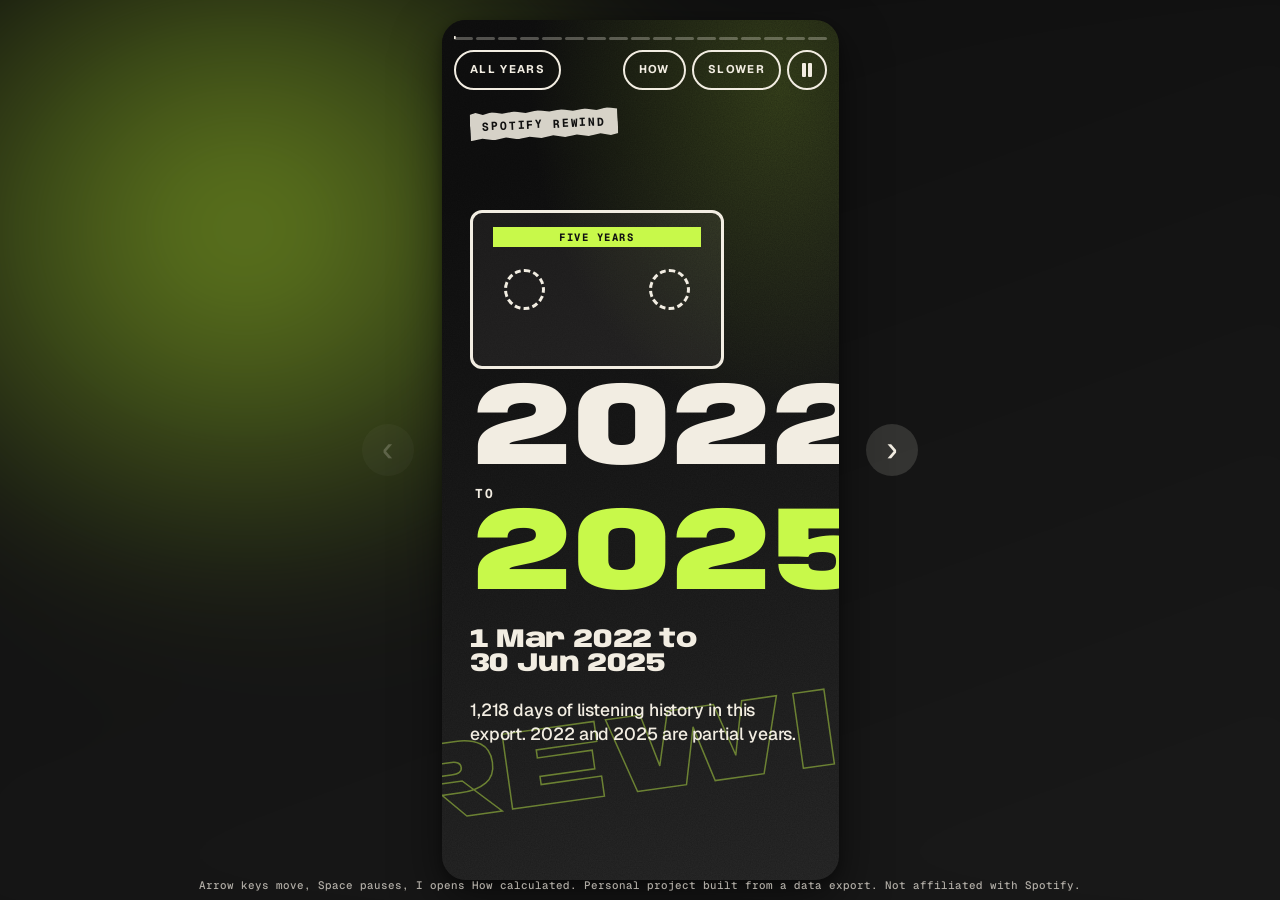
<file: index.html>
<!DOCTYPE html>
<html lang="en">
<head>
  <meta charset="UTF-8">
  <meta name="viewport" content="width=device-width, initial-scale=1, viewport-fit=cover">
  <title>Spotify Rewind</title>
  <meta name="description" content="A personal five-year music retrospective built from a Spotify extended streaming history export.">
  <link rel="preconnect" href="https://fonts.googleapis.com">
  <link href="https://fonts.googleapis.com/css2?family=Anybody:wdth,wght@50..150,400..900&family=Instrument+Serif:ital@0;1&family=Geist:wght@400;500;600;700;800&family=Geist+Mono:wght@400;500;600&display=swap" rel="stylesheet">
  <link rel="stylesheet" href="styles.css">
</head>
<body>
  <a class="skip-link" href="#controls">Skip to story controls</a>
  <div class="backdrop" aria-hidden="true"></div>
  <div class="shell">
    <button type="button" id="btn-prev" class="side-nav prev" aria-label="Previous scene"><span aria-hidden="true">&#8249;</span></button>

    <div class="card">
      <header class="topbar">
        <ol id="progress" class="progress" aria-label="Scenes"></ol>
        <div id="controls" class="controls" role="toolbar" aria-label="Story controls">
          <button type="button" id="btn-chapter" class="pill" aria-haspopup="dialog">
            <span class="visually-hidden">Choose chapter. Current: </span><span id="chapter-name">All years</span>
          </button>
          <span class="spacer"></span>
          <button type="button" id="btn-method" class="pill" aria-haspopup="dialog" aria-label="How calculated">How<span class="wide"> calculated</span></button>
          <button type="button" id="btn-pace" class="pill" aria-pressed="false" aria-label="Slower pace">Slower</button>
          <button type="button" id="btn-pause" class="pill round" aria-pressed="false" aria-label="Pause story"><span class="ico" aria-hidden="true"></span><span class="visually-hidden lbl">Pause</span></button>
        </div>
        <p id="status" class="status" aria-live="polite"></p>
      </header>

      <main id="stage" class="stage" aria-live="off"></main>
    </div>

    <button type="button" id="btn-next" class="side-nav next" aria-label="Next scene"><span aria-hidden="true">&#8250;</span></button>
  </div>

  <p class="hint">Arrow keys move, Space pauses, I opens How calculated. Personal project built from a data export. Not affiliated with Spotify.</p>
  <p id="live" class="visually-hidden" aria-live="polite" aria-atomic="true"></p>

  <dialog id="method" aria-labelledby="method-title">
    <div class="dlg">
      <p class="dlg-kicker">How calculated</p>
      <h2 id="method-title" tabindex="-1" autofocus></h2>
      <p id="method-period" class="dlg-period"></p>
      <p id="method-text"></p>
      <figure id="method-chart" class="chart-card" hidden></figure>
      <table class="evidence">
        <caption class="visually-hidden">Evidence for this scene</caption>
        <thead><tr><th scope="col">Item</th><th scope="col">Value</th><th scope="col">Source</th></tr></thead>
        <tbody id="method-evidence"></tbody>
      </table>
      <p class="dlg-foot">The story is paused while this is open. Close it to continue from the same point.
        Full method: <code>outputs/methodology.md</code>.</p>
      <button type="button" id="method-close" class="pill solid">Close and continue</button>
    </div>
  </dialog>

  <dialog id="chart" aria-labelledby="chart-title">
    <div class="dlg">
      <p class="dlg-kicker">The chart</p>
      <h2 id="chart-title" tabindex="-1" autofocus></h2>
      <figure id="chart-figure" class="chart-card"></figure>
      <p class="dlg-foot">Drawn with the diagram-design skill and checked by its validators. The story is paused while this is open.</p>
      <button type="button" id="chart-close" class="pill solid">Close and continue</button>
    </div>
  </dialog>

  <dialog id="picker" aria-labelledby="picker-title">
    <div class="dlg">
      <h2 id="picker-title" tabindex="-1" autofocus>Choose a chapter</h2>
      <ul id="picker-list" class="picker-list"></ul>
      <button type="button" id="picker-close" class="pill">Cancel</button>
    </div>
  </dialog>

  <script type="module" src="js/app.js"></script>
</body>
</html>
</file>
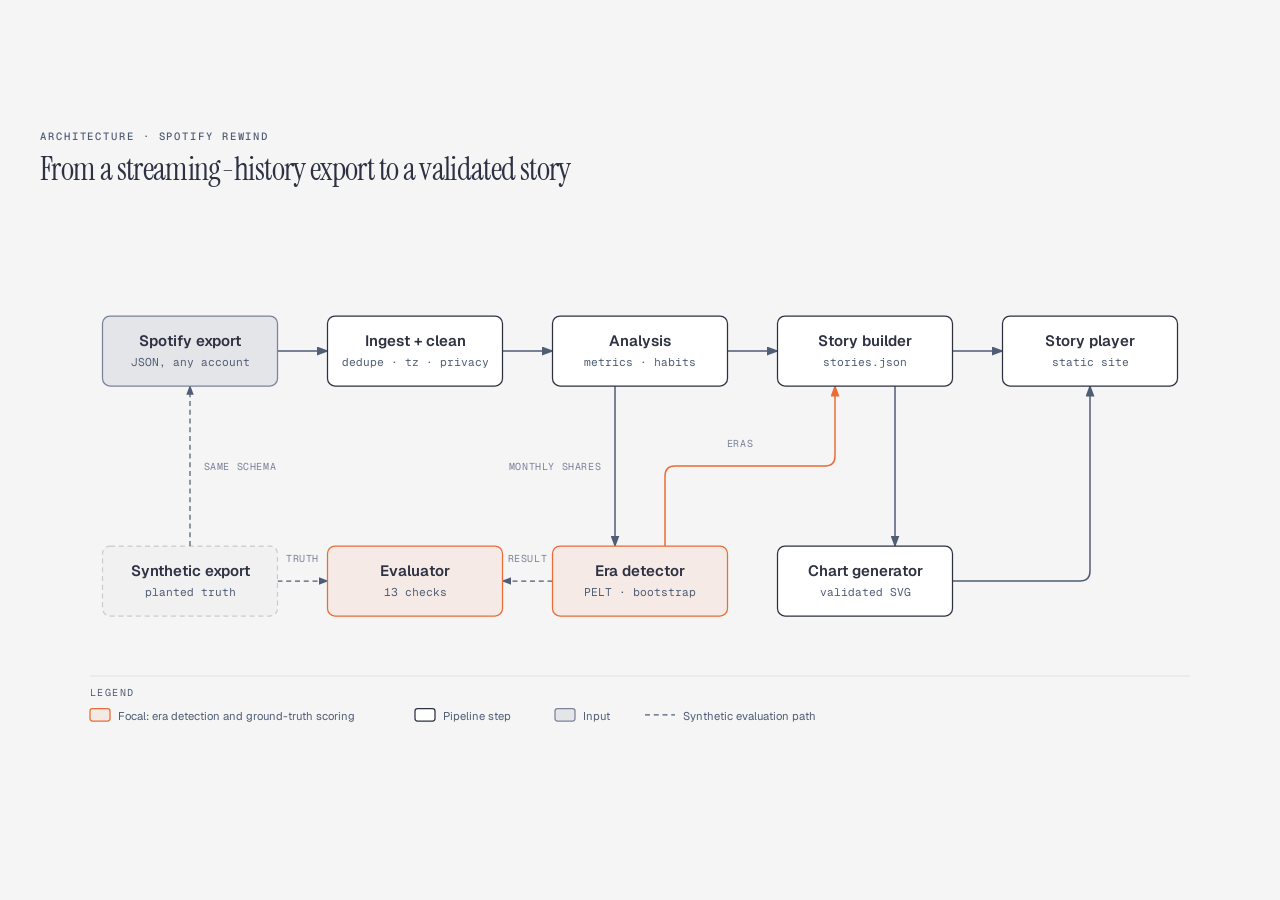
<file: docs/architecture.html>
<!DOCTYPE html>
<html lang="en">
<head>
  <meta charset="UTF-8">
  <meta name="viewport" content="width=device-width, initial-scale=1.0">
  <title>Spotify Rewind architecture</title>
  <link href="https://fonts.googleapis.com/css2?family=Instrument+Serif:ital@0;1&family=Geist:wght@400;500;600&family=Geist+Mono:wght@400;500;600&display=swap" rel="stylesheet">
  <style>
    *, *::before, *::after { box-sizing: border-box; margin: 0; padding: 0; }
    :root {
      --color-paper:   #f5f5f5;
      --color-ink:     #2d3142;
      --color-muted:   #4f5d75;
      --color-accent:  #eb6c36;
      --font-sans:     'Geist', system-ui, sans-serif;
      --font-serif:    'Instrument Serif', serif;
      --font-mono:     'Geist Mono', ui-monospace, monospace;
    }
    body { font-family: var(--font-sans); background: var(--color-paper); color: var(--color-ink); min-height: 100vh;
      display: flex; align-items: center; justify-content: center; padding: 3rem 2rem; }
    .frame { max-width: 1200px; width: 100%; }
    .eyebrow { font-family: var(--font-mono); font-size: 0.66rem; font-weight: 500; letter-spacing: 0.18em;
      text-transform: uppercase; color: var(--color-muted); margin-bottom: 0.5rem; }
    h1 { font-family: var(--font-serif); font-size: clamp(1.5rem, 2.4vw + 0.75rem, 2rem); font-weight: 400;
      letter-spacing: -0.02em; line-height: 1.15; color: var(--color-ink); margin-bottom: 1.5rem; }
    svg { width: 100%; min-width: 900px; display: block; }
  </style>
</head>
<body>
  <div class="frame">
    <p class="eyebrow">Architecture · Spotify Rewind</p>
    <h1>From a streaming-history export to a validated story</h1>
    <svg viewBox="0 0 960 448" xmlns="http://www.w3.org/2000/svg" role="img" aria-labelledby="architecture-title architecture-desc">
      <title id="architecture-title">Spotify Rewind architecture</title>
      <desc id="architecture-desc">Architecture diagram: a Spotify export (or a synthetic export with planted ground truth) is cleaned, analysed and segmented into eras by PELT, turned into stories and validated charts for a static story player, while an evaluator scores synthetic runs against the planted truth.</desc>
      <defs>
        <marker id="arrow" markerWidth="8" markerHeight="6" refX="7" refY="3" orient="auto"><polygon points="0 0, 8 3, 0 6" fill="#4f5d75"/></marker>
        <marker id="arrow-accent" markerWidth="8" markerHeight="6" refX="7" refY="3" orient="auto"><polygon points="0 0, 8 3, 0 6" fill="#eb6c36"/></marker>
        <marker id="arrow-link" markerWidth="8" markerHeight="6" refX="7" refY="3" orient="auto"><polygon points="0 0, 8 3, 0 6" fill="#2e5aa8"/></marker>
      </defs>

      <rect width="100%" height="100%" fill="#f5f5f5"/>

      <!-- ===== Connectors (drawn before nodes) ===== -->
      <!-- Main flow, row 1 at y=112 -->
      <line x1="190" y1="112" x2="230" y2="112" stroke="#4f5d75" stroke-width="1.2" marker-end="url(#arrow)"/>
      <line x1="370" y1="112" x2="410" y2="112" stroke="#4f5d75" stroke-width="1.2" marker-end="url(#arrow)"/>
      <line x1="550" y1="112" x2="590" y2="112" stroke="#4f5d75" stroke-width="1.2" marker-end="url(#arrow)"/>
      <line x1="730" y1="112" x2="770" y2="112" stroke="#4f5d75" stroke-width="1.2" marker-end="url(#arrow)"/>

      <!-- Synthetic export feeds the same input slot (dashed: alternative path) -->
      <line x1="120" y1="268" x2="120" y2="140" stroke="#4f5d75" stroke-width="1" stroke-dasharray="4,3" marker-end="url(#arrow)"/>
      <rect x="130" y="198" width="60" height="12" rx="2" fill="#f5f5f5"/>
      <text x="160" y="207" fill="#7a8399" font-size="8" font-family="'Geist Mono', monospace" text-anchor="middle" letter-spacing="0.06em">SAME SCHEMA</text>

      <!-- Analysis -> era detector (down, attach x=460) -->
      <line x1="460" y1="140" x2="460" y2="268" stroke="#4f5d75" stroke-width="1.2" marker-end="url(#arrow)"/>
      <rect x="374" y="198" width="76" height="12" rx="2" fill="#f5f5f5"/>
      <text x="412" y="207" fill="#7a8399" font-size="8" font-family="'Geist Mono', monospace" text-anchor="middle" letter-spacing="0.06em">MONTHLY SHARES</text>

      <!-- Era detector -> story builder (exit top x=500, enter bottom x=636) -->
      <path d="M500,268 V212 Q500,204 508,204 H628 Q636,204 636,196 V140" fill="none" stroke="#eb6c36" stroke-width="1.2" marker-end="url(#arrow-accent)"/>
      <rect x="544" y="180" width="32" height="12" rx="2" fill="#f5f5f5"/>
      <text x="560" y="189" fill="#7a8399" font-size="8" font-family="'Geist Mono', monospace" text-anchor="middle" letter-spacing="0.06em">ERAS</text>

      <!-- Story builder -> chart generator (down, attach x=684) -->
      <line x1="684" y1="140" x2="684" y2="268" stroke="#4f5d75" stroke-width="1.2" marker-end="url(#arrow)"/>

      <!-- Chart generator -> story player (enter bottom x=840) -->
      <path d="M730,296 H832 Q840,296 840,288 V140" fill="none" stroke="#4f5d75" stroke-width="1.2" marker-end="url(#arrow)"/>

      <!-- Truth and results into the evaluator -->
      <line x1="190" y1="296" x2="230" y2="296" stroke="#4f5d75" stroke-width="1" stroke-dasharray="4,3" marker-end="url(#arrow)"/>
      <rect x="194" y="272" width="32" height="12" rx="2" fill="#f5f5f5"/>
      <text x="210" y="281" fill="#7a8399" font-size="8" font-family="'Geist Mono', monospace" text-anchor="middle" letter-spacing="0.06em">TRUTH</text>
      <line x1="410" y1="296" x2="370" y2="296" stroke="#4f5d75" stroke-width="1" stroke-dasharray="4,3" marker-end="url(#arrow)"/>
      <rect x="372" y="272" width="36" height="12" rx="2" fill="#f5f5f5"/>
      <text x="390" y="281" fill="#7a8399" font-size="8" font-family="'Geist Mono', monospace" text-anchor="middle" letter-spacing="0.06em">RESULT</text>

      <!-- ===== Nodes ===== -->
      <!-- Row 1 -->
      <rect x="50" y="84" width="140" height="56" rx="6" fill="#f5f5f5"/>
      <rect x="50" y="84" width="140" height="56" rx="6" fill="rgba(79,93,117,0.10)" stroke="#7a8399" stroke-width="1"/>
      <text x="120" y="108" fill="#2d3142" font-size="12" font-weight="600" font-family="'Geist', sans-serif" text-anchor="middle">Spotify export</text>
      <text x="120" y="124" fill="#4f5d75" font-size="9" font-family="'Geist Mono', monospace" text-anchor="middle">JSON, any account</text>

      <rect x="230" y="84" width="140" height="56" rx="6" fill="#f5f5f5"/>
      <rect x="230" y="84" width="140" height="56" rx="6" fill="#ffffff" stroke="#2d3142" stroke-width="1"/>
      <text x="300" y="108" fill="#2d3142" font-size="12" font-weight="600" font-family="'Geist', sans-serif" text-anchor="middle">Ingest + clean</text>
      <text x="300" y="124" fill="#4f5d75" font-size="9" font-family="'Geist Mono', monospace" text-anchor="middle">dedupe · tz · privacy</text>

      <rect x="410" y="84" width="140" height="56" rx="6" fill="#f5f5f5"/>
      <rect x="410" y="84" width="140" height="56" rx="6" fill="#ffffff" stroke="#2d3142" stroke-width="1"/>
      <text x="480" y="108" fill="#2d3142" font-size="12" font-weight="600" font-family="'Geist', sans-serif" text-anchor="middle">Analysis</text>
      <text x="480" y="124" fill="#4f5d75" font-size="9" font-family="'Geist Mono', monospace" text-anchor="middle">metrics · habits</text>

      <rect x="590" y="84" width="140" height="56" rx="6" fill="#f5f5f5"/>
      <rect x="590" y="84" width="140" height="56" rx="6" fill="#ffffff" stroke="#2d3142" stroke-width="1"/>
      <text x="660" y="108" fill="#2d3142" font-size="12" font-weight="600" font-family="'Geist', sans-serif" text-anchor="middle">Story builder</text>
      <text x="660" y="124" fill="#4f5d75" font-size="9" font-family="'Geist Mono', monospace" text-anchor="middle">stories.json</text>

      <rect x="770" y="84" width="140" height="56" rx="6" fill="#f5f5f5"/>
      <rect x="770" y="84" width="140" height="56" rx="6" fill="#ffffff" stroke="#2d3142" stroke-width="1"/>
      <text x="840" y="108" fill="#2d3142" font-size="12" font-weight="600" font-family="'Geist', sans-serif" text-anchor="middle">Story player</text>
      <text x="840" y="124" fill="#4f5d75" font-size="9" font-family="'Geist Mono', monospace" text-anchor="middle">static site</text>

      <!-- Row 2 -->
      <rect x="50" y="268" width="140" height="56" rx="6" fill="#f5f5f5"/>
      <rect x="50" y="268" width="140" height="56" rx="6" fill="rgba(45,49,66,0.02)" stroke="rgba(45,49,66,0.20)" stroke-width="1" stroke-dasharray="4,3"/>
      <text x="120" y="292" fill="#2d3142" font-size="12" font-weight="600" font-family="'Geist', sans-serif" text-anchor="middle">Synthetic export</text>
      <text x="120" y="308" fill="#4f5d75" font-size="9" font-family="'Geist Mono', monospace" text-anchor="middle">planted truth</text>

      <rect x="230" y="268" width="140" height="56" rx="6" fill="#f5f5f5"/>
      <rect x="230" y="268" width="140" height="56" rx="6" fill="rgba(235,108,54,0.08)" stroke="#eb6c36" stroke-width="1"/>
      <text x="300" y="292" fill="#2d3142" font-size="12" font-weight="600" font-family="'Geist', sans-serif" text-anchor="middle">Evaluator</text>
      <text x="300" y="308" fill="#4f5d75" font-size="9" font-family="'Geist Mono', monospace" text-anchor="middle">13 checks</text>

      <rect x="410" y="268" width="140" height="56" rx="6" fill="#f5f5f5"/>
      <rect x="410" y="268" width="140" height="56" rx="6" fill="rgba(235,108,54,0.08)" stroke="#eb6c36" stroke-width="1"/>
      <text x="480" y="292" fill="#2d3142" font-size="12" font-weight="600" font-family="'Geist', sans-serif" text-anchor="middle">Era detector</text>
      <text x="480" y="308" fill="#4f5d75" font-size="9" font-family="'Geist Mono', monospace" text-anchor="middle">PELT · bootstrap</text>

      <rect x="590" y="268" width="140" height="56" rx="6" fill="#f5f5f5"/>
      <rect x="590" y="268" width="140" height="56" rx="6" fill="#ffffff" stroke="#2d3142" stroke-width="1"/>
      <text x="660" y="292" fill="#2d3142" font-size="12" font-weight="600" font-family="'Geist', sans-serif" text-anchor="middle">Chart generator</text>
      <text x="660" y="308" fill="#4f5d75" font-size="9" font-family="'Geist Mono', monospace" text-anchor="middle">validated SVG</text>

      <!-- ===== Legend ===== -->
      <line x1="40" y1="372" x2="920" y2="372" stroke="rgba(45,49,66,0.10)" stroke-width="0.8"/>
      <text x="40" y="388" fill="#4f5d75" font-size="8" font-family="'Geist Mono', monospace" letter-spacing="0.14em">LEGEND</text>
      <rect x="40" y="398" width="16" height="10" rx="2" fill="rgba(235,108,54,0.08)" stroke="#eb6c36" stroke-width="1"/>
      <text x="62" y="407" fill="#4f5d75" font-size="9" font-family="'Geist', sans-serif">Focal: era detection and ground-truth scoring</text>
      <rect x="300" y="398" width="16" height="10" rx="2" fill="#ffffff" stroke="#2d3142" stroke-width="1"/>
      <text x="322" y="407" fill="#4f5d75" font-size="9" font-family="'Geist', sans-serif">Pipeline step</text>
      <rect x="412" y="398" width="16" height="10" rx="2" fill="rgba(79,93,117,0.10)" stroke="#7a8399" stroke-width="1"/>
      <text x="434" y="407" fill="#4f5d75" font-size="9" font-family="'Geist', sans-serif">Input</text>
      <line x1="484" y1="403" x2="508" y2="403" stroke="#4f5d75" stroke-width="1" stroke-dasharray="4,3"/>
      <text x="514" y="407" fill="#4f5d75" font-size="9" font-family="'Geist', sans-serif">Synthetic evaluation path</text>
    </svg>
  </div>
</body>
</html>
</file>
<file: styles.css>
/* Spotify Rewind: story player in a Wrapped 2025 "mixtape" direction.
   - A 9:16 story card (full screen on phones, centred on desktop) with
     container-query sizing, so type scales with the card, not the window.
   - Reduced palette of bold two-tone gradients under a film-grain texture.
   - Oversized variable-width type (Anybody) as the main graphic: heroes
     transform on entry, outlined ribbons loop behind the content.
   - Analog details: tape labels, a cassette, tracklists, a J-card summary.
   Charts are the diagram-design skill's own dark cards and are never restyled. */

:root {
  --bg: #111111;
  --fg: #f2ede2;
  --bg2: #2b2b2b;
  --accent: #c8f94a;
  --ink: #111111;
  --paper: #f2ede2;
  --card-chart: #2d3142;
  --display: "Anybody", "Geist", system-ui, sans-serif;
  --sans: "Geist", system-ui, -apple-system, "Segoe UI", sans-serif;
  --mono: "Geist Mono", ui-monospace, "SF Mono", Menlo, monospace;
  --serif: "Instrument Serif", Georgia, serif;
  --ease: cubic-bezier(.2, .8, .2, 1);
  --pop: cubic-bezier(.34, 1.4, .64, 1);
  color-scheme: dark;
}

/* Palettes: --bg and --fg first (tests/test_frontend_static.py reads them).
   Text meets 4.5:1 on both gradient ends; accent display type meets 3:1. */
:root[data-palette="0"], .palette-0 { --bg: #111111; --fg: #f2ede2; --bg2: #2b2b2b; --accent: #c8f94a; }
:root[data-palette="1"], .palette-1 { --bg: #f2ede2; --fg: #111111; --bg2: #e8d5bf; --accent: #c2361b; }
:root[data-palette="2"], .palette-2 { --bg: #4a1fe0; --fg: #ffffff; --bg2: #7a2cf0; --accent: #c8f94a; }
:root[data-palette="3"], .palette-3 { --bg: #ff5b3a; --fg: #111111; --bg2: #ff9a4a; --accent: #2a0b6e; }
:root[data-palette="4"], .palette-4 { --bg: #c8f94a; --fg: #111111; --bg2: #86e3a6; --accent: #3a17c0; }
:root[data-palette="5"], .palette-5 { --bg: #1a2cff; --fg: #ffffff; --bg2: #0a1170; --accent: #c8f94a; }
:root[data-palette="6"], .palette-6 { --bg: #f2ede2; --fg: #111111; --bg2: #d9cdf7; --accent: #4a1fe0; }

*, *::before, *::after { box-sizing: border-box; }
/* The hidden attribute must always win over component display rules (the quiz
   reveal is display: grid and would otherwise show the answer early). */
[hidden] { display: none !important; }
html, body { margin: 0; height: 100%; }
body {
  font-family: var(--sans);
  background: #0b0b0b;
  color: #f2ede2;
  overflow: hidden;
  -webkit-font-smoothing: antialiased;
}

.visually-hidden {
  position: absolute !important; width: 1px; height: 1px; padding: 0; margin: -1px;
  overflow: hidden; clip: rect(0 0 0 0); white-space: nowrap; border: 0;
}
.skip-link { position: absolute; left: 8px; top: -60px; z-index: 50; background: var(--paper); color: var(--ink); padding: 8px 12px; border-radius: 999px; }
.skip-link:focus { top: 8px; }

:focus-visible {
  outline: 3px solid var(--fg);
  outline-offset: 3px;
  box-shadow: 0 0 0 6px var(--bg);
  border-radius: 10px;
}

/* ---------------------------------------------------------------- shell and card */
.backdrop {
  position: fixed; inset: -12%; z-index: 0; pointer-events: none;
  background:
    radial-gradient(40% 50% at 25% 30%, var(--accent), transparent 70%),
    linear-gradient(160deg, var(--bg), var(--bg2));
  filter: blur(70px) saturate(1.15);
  opacity: .5;
  transition: background .6s var(--ease);
}
.shell {
  position: relative; z-index: 1;
  height: 100dvh;
  display: grid; grid-template-columns: auto auto auto; justify-content: center; align-items: center; gap: 28px;
}
.card {
  position: relative;
  width: 100vw; height: 100dvh;
  overflow: hidden;
  container-type: size;
  background: var(--bg);
  color: var(--fg);
}
@media (min-width: 700px) and (min-height: 620px) {
  .card {
    height: min(calc(100dvh - 40px), 940px);
    width: auto; aspect-ratio: 9 / 19.5; /* phone proportions: same layout as on a phone */
    border-radius: 24px;
    box-shadow: rgba(0, 0, 0, .5) 0 18px 48px, rgba(0, 0, 0, .3) 0 4px 12px;
  }
}

/* ---------------------------------------------------------------- top bar */
.topbar {
  position: absolute; top: 0; left: 0; right: 0; z-index: 5;
  padding: max(env(safe-area-inset-top), 10px) 12px 0;
  color: var(--fg);
}
.progress { list-style: none; margin: 0; padding: 0; display: flex; gap: 3px; }
.progress li { flex: 1; }
.seg { position: relative; display: block; width: 100%; height: 16px; padding: 6px 0; border: 0; background: none; cursor: pointer; }
.seg::before { content: ""; display: block; height: 3px; border-radius: 3px; background: color-mix(in srgb, var(--fg) 30%, transparent); }
.seg .fill { position: absolute; left: 0; right: 0; top: 6px; height: 3px; border-radius: 3px; background: var(--fg); transform-origin: left center; transform: scaleX(0); }
.controls { display: flex; align-items: center; gap: 6px; margin-top: 4px; }
.spacer { flex: 1; }
.status { min-height: 1em; margin: 2px 2px 0; font: 600 .66rem var(--mono); letter-spacing: .14em; text-transform: uppercase; }

/* Spotify geometry: pills and circles, uppercase tracked labels. */
.pill {
  display: inline-flex; align-items: center; justify-content: center; gap: 6px;
  min-height: 40px; padding: 0 14px;
  border: 2px solid currentColor; border-radius: 999px;
  background: transparent; color: inherit;
  font: 700 .7rem/1 var(--sans); letter-spacing: .12em; text-transform: uppercase;
  cursor: pointer; text-decoration: none; white-space: nowrap;
  transition: transform .15s var(--ease), background-color .2s;
}
.pill:hover { background: color-mix(in srgb, currentColor 14%, transparent); }
.pill:active { transform: scale(.96); }
.pill[aria-pressed="true"], .pill.solid, .chip[aria-current="true"] { background: var(--fg); color: var(--bg); border-color: var(--fg); }
.pill:disabled { opacity: .4; cursor: default; }
.pill.round { width: 40px; padding: 0; }
.ico { position: relative; display: block; width: 12px; height: 14px; }
[data-mode="pause"] .ico::before, [data-mode="pause"] .ico::after { content: ""; position: absolute; top: 0; width: 4px; height: 14px; background: currentColor; border-radius: 1px; }
[data-mode="pause"] .ico::before { left: 1px; }
[data-mode="pause"] .ico::after { right: 1px; }
[data-mode="play"] .ico::before { content: ""; position: absolute; left: 2px; top: 0; border-left: 11px solid currentColor; border-top: 7px solid transparent; border-bottom: 7px solid transparent; }
[data-mode="replay"] .ico { width: 14px; height: 14px; border: 2.5px solid currentColor; border-right-color: transparent; border-radius: 50%; }
#btn-pause[data-mode="play"], #btn-pause[data-mode="replay"] { background: var(--fg); color: var(--bg); }
#btn-chapter { max-width: 44cqw; overflow: hidden; text-overflow: ellipsis; }
.card .wide { display: none; } /* the card is phone-width on every screen */
.scene--ranking .headline { font-size: clamp(1.6rem, 8cqw, 3rem); }
.scene--ranking .body { font-size: clamp(.9rem, 3.9cqw, 1.15rem); }

.side-nav {
  width: 52px; height: 52px; border-radius: 50%;
  border: 0; background: rgba(242, 237, 226, .14); color: #f2ede2;
  font: 400 2.2rem/1 var(--sans); cursor: pointer;
  display: grid; place-items: center; padding-bottom: 4px;
  transition: background-color .2s, transform .15s var(--ease);
}
.side-nav:hover { background: rgba(242, 237, 226, .26); }
.side-nav:active { transform: scale(.94); }
.side-nav:disabled { opacity: .25; cursor: default; }
.hint { position: fixed; left: 0; right: 0; bottom: 8px; z-index: 1; margin: 0; text-align: center; font: 500 .68rem var(--mono); color: rgba(242, 237, 226, .7); pointer-events: none; }

@media (max-width: 699px), (max-height: 619px) {
  .shell { display: block; }
  .side-nav {
    position: fixed; z-index: 6; bottom: max(env(safe-area-inset-bottom), 12px);
    width: 46px; height: 46px; font-size: 1.9rem;
    background: color-mix(in srgb, var(--fg) 16%, transparent); color: var(--fg);
    backdrop-filter: blur(6px);
  }
  .side-nav.prev { left: 12px; }
  .side-nav.next { right: 12px; }
  .hint { display: none; }
  .wide { display: none; }
}

/* ---------------------------------------------------------------- stage and scene */
.stage { position: absolute; inset: 0; }
.scene {
  position: absolute; inset: 0;
  overflow-y: auto; overflow-x: hidden;
  color: var(--fg);
  background:
    radial-gradient(90% 55% at 85% 8%, color-mix(in srgb, var(--accent) 22%, transparent), transparent 70%),
    linear-gradient(165deg, var(--bg) 18%, var(--bg2) 100%);
  animation: scene-in .5s var(--ease) both;
}
@keyframes scene-in { from { opacity: 0; transform: scale(1.03); } to { opacity: 1; transform: none; } }

.deco { position: absolute; inset: 0; z-index: 0; overflow: hidden; pointer-events: none; }
.grain {
  position: absolute; inset: 0; pointer-events: none;
  background-image: url("data:image/svg+xml;utf8,<svg xmlns='http://www.w3.org/2000/svg' width='220' height='220'><filter id='n'><feTurbulence type='fractalNoise' baseFrequency='.85' numOctaves='2' stitchTiles='stitch'/><feColorMatrix values='0 0 0 0 0  0 0 0 0 0  0 0 0 0 0  0 0 0 .55 0'/></filter><rect width='100%' height='100%' filter='url(%23n)'/></svg>");
  mix-blend-mode: overlay;
  opacity: .5;
}

/* Looping outlined type ribbon, the "type as graphic" layer. Decorative only. */
.ribbon {
  position: absolute; left: -15%; right: -15%; bottom: 7cqh; z-index: 0; /* empty band below the centred content */
  transform: rotate(-8deg);
  overflow: hidden; pointer-events: none;
}
.ribbon-track { display: flex; width: max-content; animation: marquee 40s linear infinite; }
.ribbon-track span {
  font: 900 13cqh/1.05 var(--display);
  font-variation-settings: "wdth" 150;
  text-transform: uppercase; white-space: nowrap;
  color: transparent;
  -webkit-text-stroke: 1.5px color-mix(in srgb, var(--accent) 45%, transparent);
  padding-right: .3em;
}
.ribbon-track i { font-style: normal; -webkit-text-stroke: 0; color: color-mix(in srgb, var(--accent) 70%, transparent); font-size: .4em; vertical-align: middle; }
@keyframes marquee { to { transform: translateX(-50%); } }

.scene-inner {
  position: relative; z-index: 1;
  min-height: 100%;
  display: flex; flex-direction: column; gap: 2.6cqh;
  padding: calc(max(env(safe-area-inset-top), 10px) + 80px) 7cqw 84px;
}
.scene-inner > * { margin: 0; }

.kicker { display: flex; align-items: center; gap: 8px; flex-wrap: wrap; }
.tape {
  display: inline-block;
  padding: 6px 12px 7px;
  background: color-mix(in srgb, var(--paper) 88%, transparent);
  color: var(--ink);
  font: 700 .72rem var(--mono); letter-spacing: .16em; text-transform: uppercase;
  transform: rotate(-2.5deg);
  clip-path: polygon(0 6%, 4% 0, 9% 8%, 15% 0, 22% 7%, 30% 1%, 38% 8%, 46% 0, 54% 6%, 62% 0, 70% 7%, 78% 1%, 86% 8%, 93% 0, 100% 6%, 100% 94%, 95% 100%, 88% 92%, 80% 100%, 72% 93%, 64% 100%, 56% 92%, 48% 100%, 40% 93%, 32% 100%, 24% 92%, 16% 100%, 8% 93%, 0 100%);
  animation: tape-in .6s var(--pop) both .1s;
}
@keyframes tape-in { from { opacity: 0; transform: rotate(-12deg) translateY(-10px); } to { opacity: 1; transform: rotate(-2.5deg); } }
.badge { padding: 4px 10px; border: 2px solid var(--fg); border-radius: 999px; font: 700 .66rem var(--mono); letter-spacing: .12em; text-transform: uppercase; }

/* ---------------------------------------------------------------- hero type */
.hero { display: flex; flex-direction: column; align-items: stretch; gap: 1.6cqh; min-width: 0; }
/* Composition: tape label pinned at the top, everything else centred as one group. */
.scene-inner > .kicker { margin-bottom: auto; }
.scene-inner > :last-child { margin-bottom: auto; }
.hero > .unit, .hero > .rank-tag, .hero > .cassette { align-self: flex-start; }
/* Type system: one variable family, its width axis does the talking.
   Numbers are expanded (wdth 125), names are condensed poster capitals (wdth 62),
   headlines are condensed sentence case (wdth 78). Start sizes are generous;
   fitHeroes() in scenes.js shrinks anything that would overflow. */
.big {
  display: block; max-width: 100%;
  font-family: var(--display); font-weight: 900;
  font-size: min(calc(118cqw / var(--len)), 30cqh);
  line-height: .82; letter-spacing: -.035em;
  font-variation-settings: "wdth" 125;
  white-space: nowrap;
  animation: type-in 1s var(--ease) both .15s;
  font-variant-numeric: tabular-nums;
}
@keyframes type-in {
  from { opacity: 0; font-variation-settings: "wdth" 50; transform: translateY(14px) scaleY(1.15); }
  to { opacity: 1; transform: none; }
}
.big.name {
  text-transform: uppercase; color: var(--accent); white-space: normal;
  font-size: min(calc(205cqw / var(--len)), 19cqh); line-height: .86; letter-spacing: -.01em;
  font-variation-settings: "wdth" 62;
}
.big.count, .big.num, .big.clock, .big.dur { color: var(--accent); }
.scene--top .big.name { font-size: min(calc(205cqw / var(--len)), 13cqh); }
.scene--top .scene-inner { gap: 2cqh; }
.big.day { font-size: min(62cqw, 38cqh); }
.big.years { font-size: min(30cqw, 19cqh); }
.years-stack { display: flex; flex-direction: column; align-items: stretch; min-width: 0; }
.years-stack .big:last-child { color: var(--accent); animation-delay: .35s; }
.years-arrow { font: 700 .8rem var(--mono); letter-spacing: .2em; text-transform: uppercase; margin: .6cqh 0 .6cqh .4em; }
.unit, .rank-tag {
  display: inline-block; padding: 6px 12px;
  border: 2px solid currentColor; border-radius: 999px;
  font: 700 .74rem var(--mono); letter-spacing: .14em; text-transform: uppercase;
  animation: rise .6s var(--ease) both .45s;
}
.rank-tag { background: var(--fg); color: var(--bg); border-color: var(--fg); animation-delay: .05s; }
.day-unit { font-size: .9rem; }

.headline {
  font: 850 clamp(1.8rem, 9.4cqw, 3.6rem)/.92 var(--display);
  font-variation-settings: "wdth" 78;
  letter-spacing: -.015em; text-wrap: balance; overflow-wrap: anywhere;
  animation: rise .6s var(--ease) both .2s;
}
.headline.solo { font-size: clamp(2.2rem, 12.5cqw, 4.6rem); flex: 1; display: flex; align-items: center; }
.headline.long { font-size: clamp(1.7rem, 8.6cqw, 3.2rem); }
.headline.dates { font-size: clamp(1.3rem, 6.6cqw, 2.4rem); font-variation-settings: "wdth" 115; }
.headline.quiz-q { font-size: clamp(1.6rem, 8cqw, 3rem); }
.body { font: 500 clamp(.98rem, 4.4cqw, 1.3rem)/1.38 var(--sans); letter-spacing: -.005em; max-width: 34em; text-wrap: pretty; animation: rise .6s var(--ease) both .4s; }
.note { font: 500 .88rem/1.4 var(--sans); }
@keyframes rise { from { opacity: 0; transform: translateY(14px); } to { opacity: 1; transform: none; } }

/* Cassette on the opening scene: CSS only, decorative. */
.cassette {
  position: relative; width: min(64cqw, 300px); aspect-ratio: 1.6;
  border: 3px solid var(--fg); border-radius: 12px;
  display: flex; align-items: center; justify-content: space-between; padding: 0 9%;
  background: color-mix(in srgb, var(--fg) 6%, transparent);
  animation: rise .7s var(--pop) both;
}
.cassette .reel { width: 22%; aspect-ratio: 1; border-radius: 50%; border: 3px dashed var(--fg); animation: spin 6s linear infinite; }
.cassette .label {
  position: absolute; left: 8%; right: 8%; top: 9%;
  padding: 3px 6px; background: var(--accent); color: var(--bg);
  font: 700 .66rem var(--mono); letter-spacing: .14em; text-transform: uppercase; text-align: center;
}
.palette-0 .cassette .label { color: var(--ink); }
@keyframes spin { to { transform: rotate(360deg); } }

/* ---------------------------------------------------------------- see the chart */
.chart-btn { align-self: flex-start; background: var(--fg); color: var(--bg); border-color: var(--fg); animation: rise .6s var(--ease) both .6s; }
.chart-btn::before { content: ""; width: 10px; height: 10px; border: 2px solid currentColor; border-radius: 2px; }
.chart-card { margin: 0; background: var(--card-chart); border-radius: 14px; padding: 10px; }
.chart-card svg { display: block; width: 100%; height: auto; }
.chart-loading { color: #f5f5f5; font: 500 .9rem var(--mono); padding: 24px 12px; margin: 0; }

/* ---------------------------------------------------------------- quiz */
.options { list-style: none; padding: 0; margin: 0; display: grid; gap: 8px; }
.option {
  width: 100%; display: flex; gap: 12px; align-items: center; text-align: left;
  min-height: 48px; padding: 7px 12px; border-radius: 14px;
  border: 2px solid var(--fg); background: color-mix(in srgb, var(--fg) 6%, transparent);
  color: var(--fg); cursor: pointer; font: 700 .94rem/1.15 var(--sans);
  animation: rise .5s var(--ease) both;
  transition: transform .15s var(--ease), background-color .2s;
}
.options li:nth-child(1) .option { animation-delay: .3s; }
.options li:nth-child(2) .option { animation-delay: .4s; }
.options li:nth-child(3) .option { animation-delay: .5s; }
.options li:nth-child(4) .option { animation-delay: .6s; }
.option:hover:not(:disabled) { background: color-mix(in srgb, var(--fg) 16%, transparent); transform: translateX(4px); }
.opt-key { font: 700 .82rem var(--mono); width: 28px; height: 28px; display: grid; place-items: center; border-radius: 50%; background: var(--fg); color: var(--bg); flex: none; }
.opt-text { display: grid; gap: 1px; overflow-wrap: anywhere; }
.opt-name { display: -webkit-box; -webkit-line-clamp: 2; -webkit-box-orient: vertical; overflow: hidden; }
.opt-artist { font-weight: 500; font-size: .8rem; }
.option.correct { background: var(--accent); color: var(--bg); border-color: var(--accent); }
.palette-2 .option.correct, .palette-5 .option.correct, .palette-0 .option.correct { color: var(--ink); }
.option.correct .opt-key { background: var(--bg); color: var(--fg); }
.option.wrong { opacity: .75; }
.option.wrong .opt-text { text-decoration: line-through; }
.answered .option:not(.correct):not(.wrong) { display: none; }
.option.correct::after, .option.wrong::after { margin-left: auto; font: 700 .68rem var(--mono); letter-spacing: .12em; text-transform: uppercase; }
.option.correct::after { content: "Answer"; }
.option.wrong::after { content: "Your pick"; }
.option:disabled { cursor: default; }
.reveal { display: grid; gap: 1.4cqh; animation: rise .5s var(--ease) both; }
.verdict { margin: 0; font: 700 .78rem var(--mono); letter-spacing: .16em; text-transform: uppercase; }
.answer-name {
  margin: 0; color: var(--accent);
  font: 900 min(calc(200cqw / var(--len)), 15cqw)/.88 var(--display);
  font-variation-settings: "wdth" 62;
  text-transform: uppercase;
  animation: type-in .9s var(--ease) both;
}
.reveal .body, .reveal .note { margin: 0; }
.listen { justify-self: start; }

/* ---------------------------------------------------------------- tracklists */
.visual { animation: rise .6s var(--ease) both .45s; }
.lists { display: grid; gap: 1.6cqh; }
.list-title { margin: 0 0 4px; font: 700 .7rem var(--mono); letter-spacing: .16em; text-transform: uppercase; }
.ranked { list-style: none; margin: 0; padding: 0; display: grid; gap: 2px; }
.ranked li {
  display: grid; grid-template-columns: 1.8em 1fr auto; gap: 10px; align-items: baseline;
  padding: 3px 0; border-bottom: 1.5px dashed color-mix(in srgb, var(--fg) 35%, transparent);
  font: 750 clamp(.92rem, 4.1cqw, 1.15rem)/1.12 var(--sans);
  animation: rise .5s var(--ease) both; animation-delay: calc(var(--i) * 70ms + .5s);
}
.ranked .rank { font: 700 .82rem var(--mono); }
.ranked .name { overflow-wrap: anywhere; }
.ranked .name .clamp { display: -webkit-box; -webkit-line-clamp: 1; -webkit-box-orient: vertical; overflow: hidden; }
.ranked small { display: block; font: 500 .76rem var(--sans); }
.ranked .name.song { display: flex; gap: 6px; align-items: baseline; min-width: 0; }
.ranked .name.song .clamp { flex: 0 1 auto; min-width: 0; }
.ranked .name.song small { display: inline; flex: 0 1 auto; min-width: 0; opacity: .8; white-space: nowrap; overflow: hidden; text-overflow: ellipsis; }
.ranked .val { font: 500 .76rem var(--mono); white-space: nowrap; }
.mini-link { color: inherit; font-weight: 700; text-underline-offset: 3px; }

.stat-rows { list-style: none; margin: 0; padding: 0; display: grid; gap: 4px; }
.stat-rows li {
  display: flex; justify-content: space-between; align-items: baseline; gap: 12px;
  padding: 4px 0; border-bottom: 1.5px dashed color-mix(in srgb, var(--fg) 40%, transparent);
  animation: rise .5s var(--ease) both; animation-delay: calc(var(--i) * 80ms + .5s);
}
.stat-k { font: 700 1rem/1.15 var(--sans); }
.stat-k small { display: block; font: 500 .74rem var(--mono); letter-spacing: .06em; }
.stat-v { font: 900 clamp(1.4rem, 7.6cqw, 2.4rem)/1 var(--display); font-variation-settings: "wdth" 125; }

.tracklist { list-style: none; margin: 0; padding: 0; display: grid; gap: 2px; counter-reset: none; }
.tracklist li {
  display: grid; grid-template-columns: 2.4em 1fr; gap: 0 10px;
  padding: 5px 0; border-bottom: 1.5px dashed color-mix(in srgb, var(--fg) 35%, transparent);
  animation: rise .5s var(--ease) both; animation-delay: calc(var(--i) * 70ms + .5s);
}
.era-n { font: 700 .82rem var(--mono); padding-top: 4px; grid-row: span 2; }
.era-name { font: 900 clamp(1.15rem, 6cqw, 1.7rem)/1 var(--display); font-variation-settings: "wdth" 62; text-transform: uppercase; }
.era-span { font: 500 .76rem var(--mono); }

/* ---------------------------------------------------------------- ranking sprint */
.sprint { display: grid; gap: 1.2cqh; }
.sprint-month { margin: 0; font: 900 clamp(2rem, 12cqw, 3.8rem)/1 var(--display); font-variation-settings: "wdth" 125; letter-spacing: -.03em; font-variant-numeric: tabular-nums; }
.sprint-tag { font: 700 .7rem var(--mono); letter-spacing: .1em; text-transform: uppercase; vertical-align: middle; }
.leaderboard { position: relative; list-style: none; margin: 0; padding: 0; height: calc(5 * 46px); }
.lb-row {
  position: absolute; left: 0; right: 0; top: 0; height: 40px;
  display: grid; grid-template-columns: 1.6em 1fr auto; gap: 10px; align-items: center;
  padding: 0 14px; border-radius: 999px; border: 2px solid var(--fg);
  transform: translateY(calc(var(--pos) * 46px));
  transition: transform .45s var(--ease), background-color .3s;
  font: 750 1rem/1.1 var(--sans);
  animation: row-in .35s var(--ease) both;
}
@keyframes row-in { from { opacity: 0; } to { opacity: 1; } }
.lb-row.lead { background: var(--fg); color: var(--bg); }
.lb-row .rank { font: 800 .9rem var(--mono); }
.lb-row .name { overflow: hidden; text-overflow: ellipsis; white-space: nowrap; }
.lb-row .val { font: 500 .74rem var(--mono); white-space: nowrap; }
.scrub input { width: 100%; min-height: 40px; accent-color: var(--fg); }
.scrub-ends { display: flex; justify-content: space-between; margin: -6px 0 0; font: 500 .72rem var(--mono); }

/* ---------------------------------------------------------------- early vs late */
.vs-head, .vs { display: grid; grid-template-columns: 1.25fr 1fr 1fr; gap: 8px; align-items: baseline; }
.vs-head { font: 600 .68rem var(--mono); letter-spacing: .06em; text-transform: uppercase; margin-bottom: 4px; }
.vs { padding: 7px 0; border-top: 1.5px dashed color-mix(in srgb, var(--fg) 40%, transparent); }
.vs-label { font: 600 .88rem var(--sans); }
.vs-a, .vs-b { font: 900 clamp(1.2rem, 6.2cqw, 2.1rem)/1 var(--display); font-variation-settings: "wdth" 115; }
.vs-b { color: var(--accent); }

/* ---------------------------------------------------------------- summary J-card */
.jcard {
  border: 3px solid var(--fg); border-radius: 12px; padding: 12px 14px;
  background: color-mix(in srgb, var(--fg) 6%, transparent);
  animation: rise .6s var(--pop) both .3s;
}
.jcard-title { margin: 0 0 8px; font: 700 .7rem var(--mono); letter-spacing: .18em; text-transform: uppercase; }
.sum-lines { list-style: none; padding: 0; margin: 0; display: grid; grid-template-columns: 1fr 1fr; gap: 8px 14px; }
.sum-lines li:nth-child(3) { grid-column: 1 / -1; }
.sum-lines li { display: grid; gap: 1px; padding-bottom: 6px; border-bottom: 1.5px dashed color-mix(in srgb, var(--fg) 35%, transparent); }

.sum-label { font: 600 .68rem var(--mono); letter-spacing: .14em; text-transform: uppercase; }
.sum-val { font: 900 clamp(1.1rem, 6.4cqw, 1.9rem)/.95 var(--display); font-variation-settings: "wdth" 62; text-transform: uppercase; overflow-wrap: anywhere; display: -webkit-box; -webkit-line-clamp: 2; -webkit-box-orient: vertical; overflow: hidden; }
.chips { list-style: none; display: flex; flex-wrap: wrap; gap: 5px; padding: 0; margin: 0; }
.chips .pill { min-height: 32px; padding: 0 10px; font-size: .62rem; }
.scene--summary .scene-inner { gap: 2cqh; }
.scene--eras .scene-inner { gap: 2cqh; }

/* ---------------------------------------------------------------- dialogs */
dialog {
  border: 0; padding: 0; border-radius: 18px;
  max-width: min(680px, calc(100vw - 20px)); width: 100%; max-height: calc(100dvh - 20px);
  background: #f2ede2; color: #111111;
  box-shadow: rgba(0, 0, 0, .5) 0 8px 24px;
}
dialog::backdrop { background: rgba(11, 11, 11, .74); backdrop-filter: blur(4px); }
.dlg { --fg: #111111; --bg: #f2ede2; padding: 22px; display: grid; gap: 12px; color: #111111; }
.dlg h2 { font: 850 1.7rem/1 var(--display); font-variation-settings: "wdth" 78; margin: 0; letter-spacing: -.01em; }
.dlg h2:focus { outline: none; }
.dlg h2:focus-visible { outline: 3px solid #111111; }
.dlg-kicker, .dlg-period { font: 600 .72rem var(--mono); letter-spacing: .12em; text-transform: uppercase; margin: 0; }
.dlg p { margin: 0; line-height: 1.5; }
.dlg .pill { justify-self: start; }
.dlg :focus-visible { outline-color: #111111; box-shadow: 0 0 0 6px #f2ede2; }
.evidence { border-collapse: collapse; width: 100%; font-size: .88rem; }
.evidence th, .evidence td { text-align: left; padding: 7px 6px; border-top: 1px solid rgba(17, 17, 17, .2); vertical-align: top; }
.evidence thead th { font: 600 .68rem var(--mono); letter-spacing: .1em; text-transform: uppercase; border-top: 0; }
.evidence td.src { font: 500 .74rem var(--mono); color: #3d3d3d; overflow-wrap: anywhere; }
.dlg-foot { font-size: .85rem; }
#chart-figure svg, #method-chart svg { max-height: calc(100dvh - 260px); width: auto; max-width: 100%; margin: 0 auto; }
.picker-list { list-style: none; padding: 0; margin: 0; display: grid; gap: 8px; }
.chip.big {
  width: 100%; display: grid; gap: 4px; text-align: left; padding: 10px 14px; border-radius: 14px;
  border: 2px solid #111111; background: transparent; color: #111111; cursor: pointer;
}
.chip.big span { font: 900 1.25rem var(--display); font-variation-settings: "wdth" 115; }
.chip.big small { font: 500 .78rem var(--sans); }
.chip.big[aria-current="true"] { background: #111111; color: #f2ede2; }

/* ---------------------------------------------------------------- reduced motion */
@media (prefers-reduced-motion: reduce) {
  *, *::before, *::after { animation-duration: .001ms !important; animation-delay: 0s !important; animation-iteration-count: 1 !important; transition-duration: .001ms !important; transition-delay: 0s !important; }
}
.reduced *, .reduced *::before, .reduced *::after { animation: none !important; transition: none !important; }
</file>
